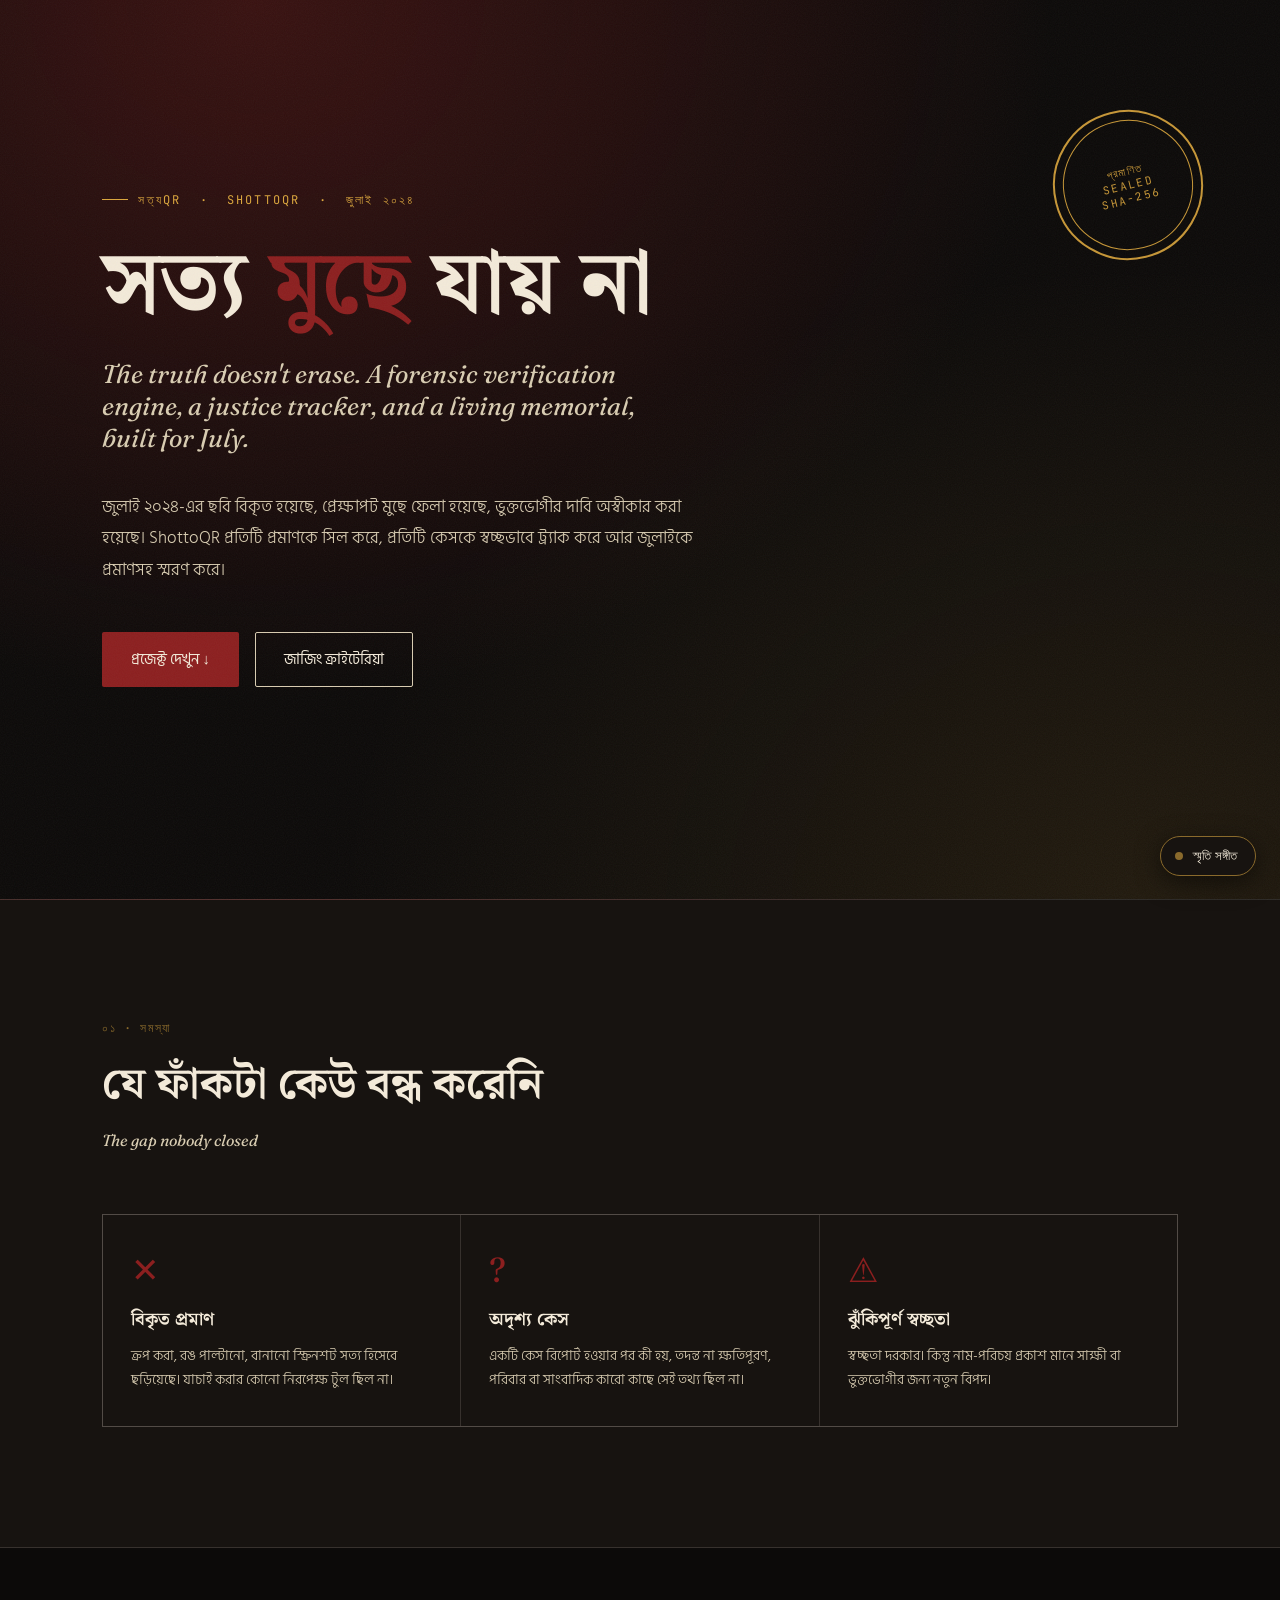
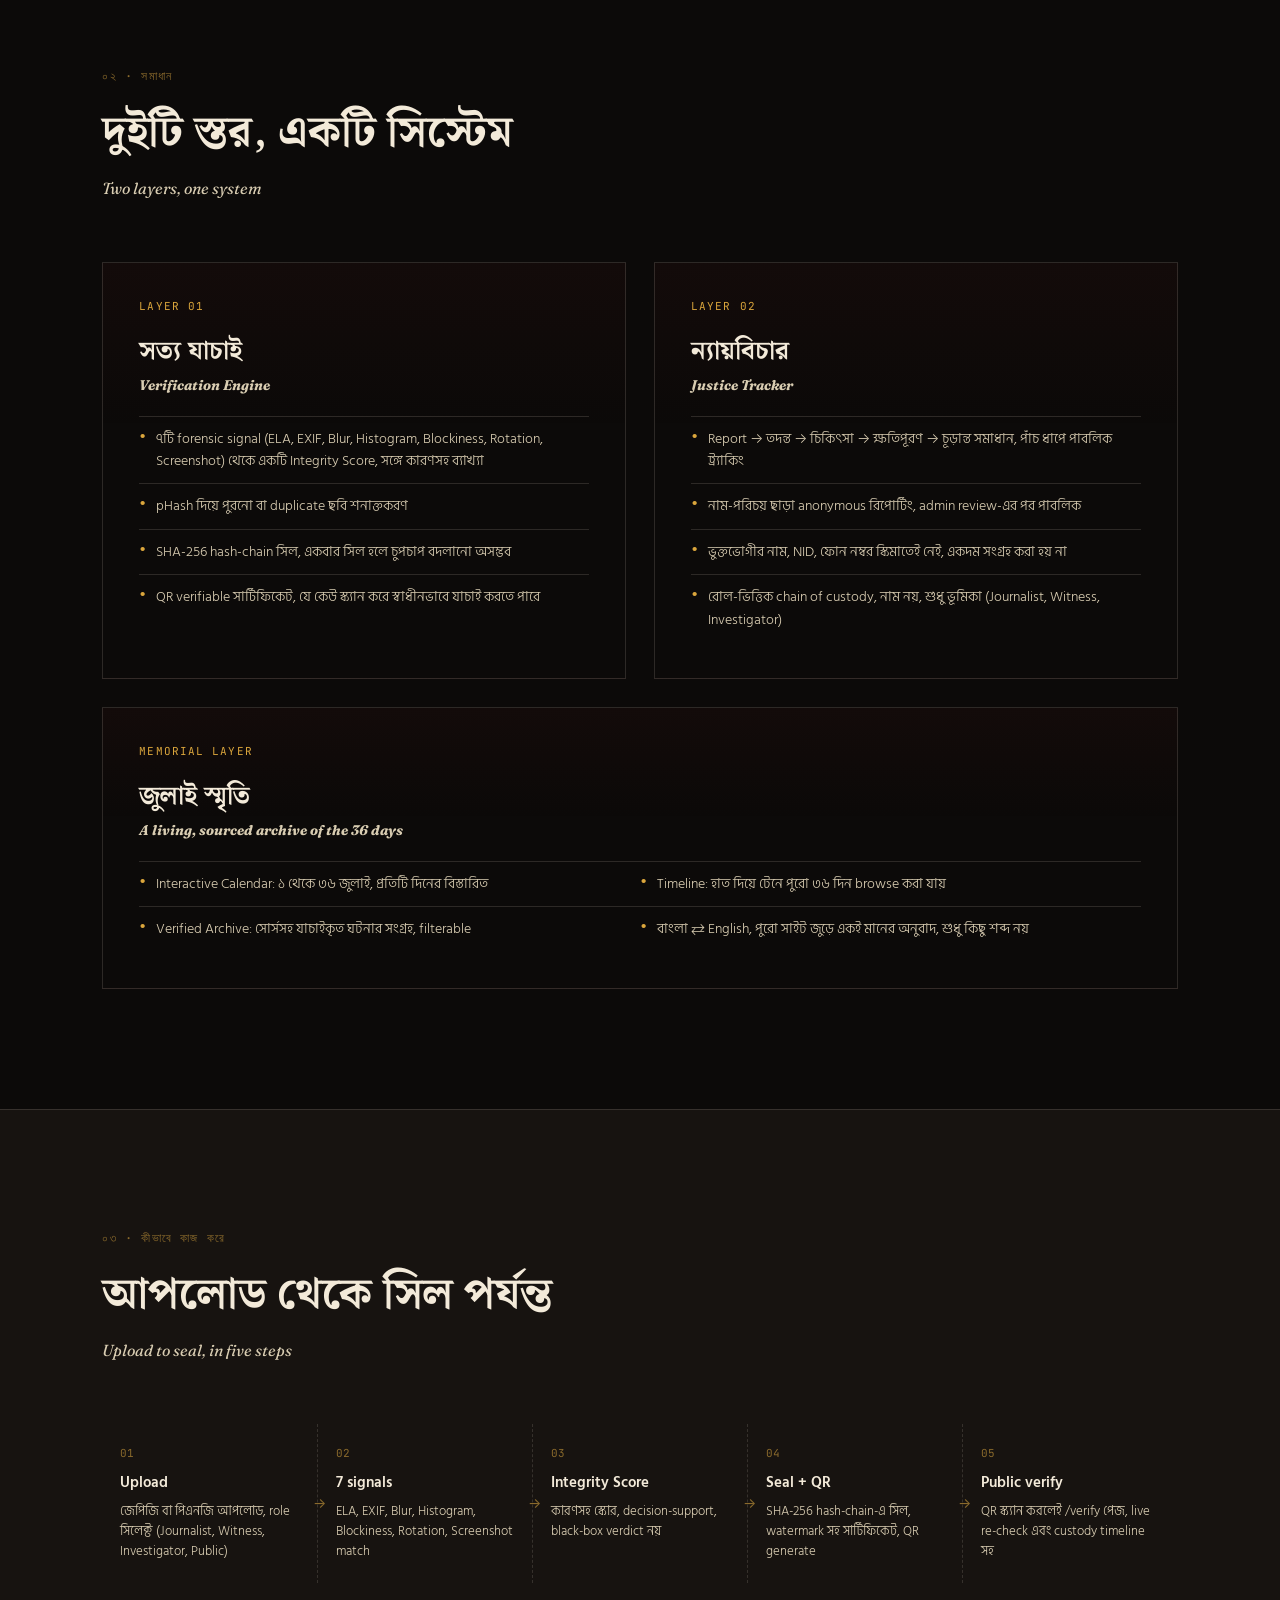
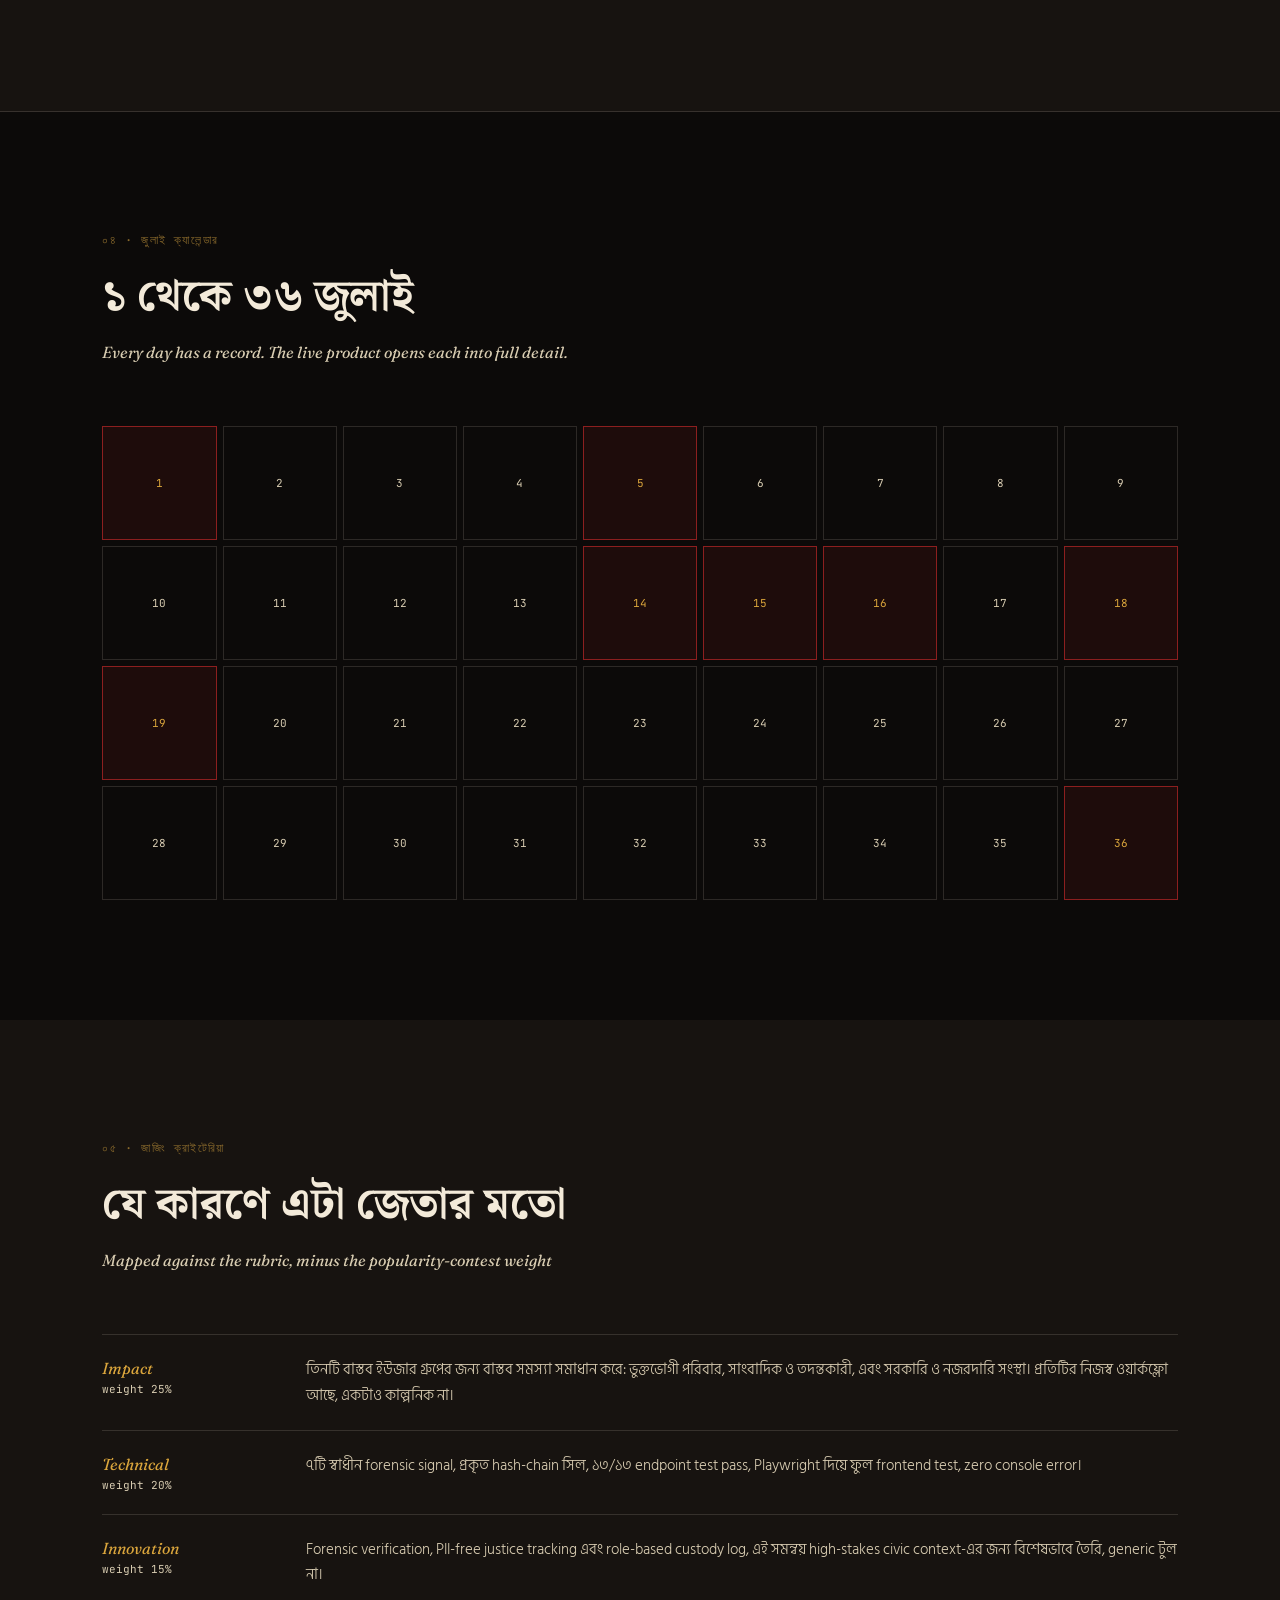
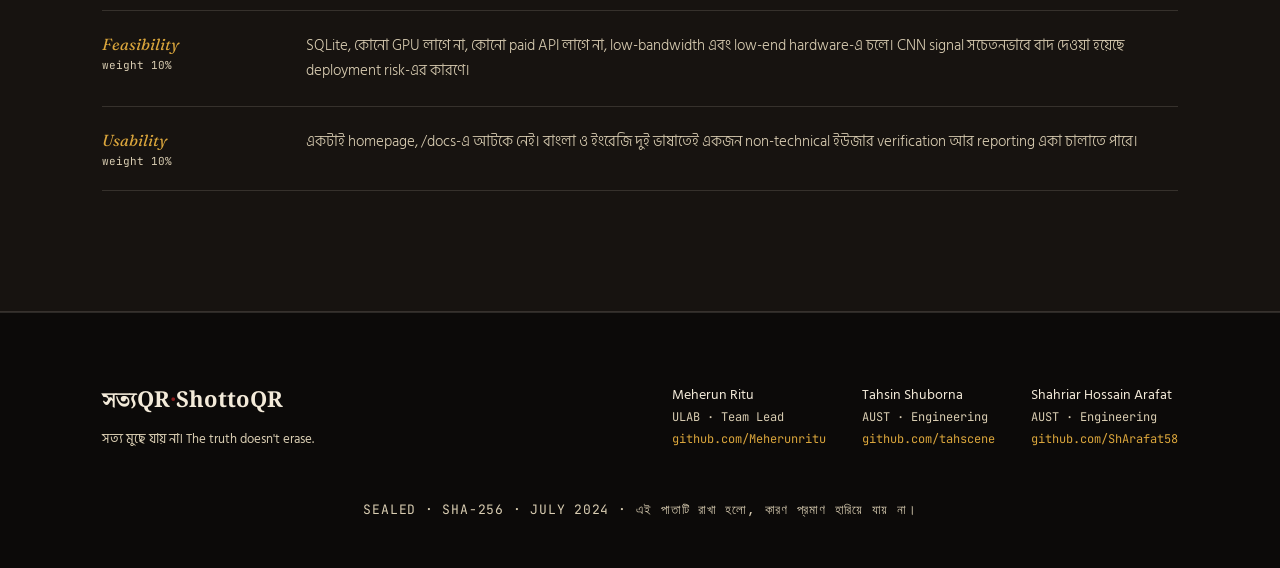
<file: july-memorial.html>
<!DOCTYPE html>
<html lang="bn">
<head>
<meta charset="UTF-8">
<meta name="viewport" content="width=device-width, initial-scale=1.0">
<title>ShottoQR · সত্য মুছে যায় না</title>
<link rel="preconnect" href="https://fonts.googleapis.com">
<link rel="preconnect" href="https://fonts.gstatic.com" crossorigin>
<link href="https://fonts.googleapis.com/css2?family=Fraunces:opsz,wght@9..144,400;9..144,600;9..144,700&family=Noto+Serif+Bengali:wght@500;700&family=Hind+Siliguri:wght@300;400;600&family=Inter:wght@400;500&family=JetBrains+Mono:wght@400;500&display=swap" rel="stylesheet">
<style>
  :root{
    --ink:#0c0a09;
    --char:#171310;
    --paper:#f3ead9;
    --paper-dim:#d9cdb2;
    --red:#8c1f1f;
    --red-deep:#5c1414;
    --gold:#dba63c;
    --gold-dim:#8a6a2c;
    --line: rgba(243,234,217,0.14);
  }
  *{box-sizing:border-box;margin:0;padding:0;}
  html{scroll-behavior:smooth;}
  body{
    background:var(--ink);
    color:var(--paper);
    font-family:'Hind Siliguri','Inter',sans-serif;
    overflow-x:hidden;
  }
  .bn{font-family:'Noto Serif Bengali','Hind Siliguri',serif;}
  .en{font-family:'Fraunces',serif;}
  .mono{font-family:'JetBrains Mono',monospace;letter-spacing:0.04em;}

  ::selection{background:var(--red);color:var(--paper);}

  .grain{
    position:fixed;inset:0;pointer-events:none;z-index:5;opacity:0.05;
    background-image:url("data:image/svg+xml,%3Csvg xmlns='http://www.w3.org/2000/svg' width='120' height='120'%3E%3Cfilter id='n'%3E%3CfeTurbulence type='fractalNoise' baseFrequency='0.9' numOctaves='2' stitchTiles='stitch'/%3E%3C/filter%3E%3Crect width='100%25' height='100%25' filter='url(%23n)'/%3E%3C/svg%3E");
  }

  #anthem-btn{
    position:fixed;bottom:24px;right:24px;z-index:50;
    display:flex;align-items:center;gap:10px;
    background:var(--char);border:1px solid var(--gold-dim);
    color:var(--paper);padding:11px 18px 11px 14px;border-radius:40px;
    font-size:13px;cursor:pointer;
    box-shadow:0 6px 24px rgba(0,0,0,0.5);
    transition:border-color .3s ease, transform .2s ease;
  }
  #anthem-btn:hover{border-color:var(--gold);transform:translateY(-2px);}
  #anthem-btn .dot{width:8px;height:8px;border-radius:50%;background:var(--gold-dim);transition:background .3s;}
  #anthem-btn.playing .dot{background:var(--red);animation:pulse 1.4s infinite;}
  @keyframes pulse{0%,100%{box-shadow:0 0 0 0 rgba(140,31,31,.6);}50%{box-shadow:0 0 0 6px rgba(140,31,31,0);}}
  #yt-holder{position:fixed;width:1px;height:1px;overflow:hidden;opacity:0;pointer-events:none;}

  section{position:relative;padding:120px 8vw;}

  #hero{
    min-height:100vh;display:flex;flex-direction:column;justify-content:center;
    background:
      radial-gradient(ellipse at 20% 0%, rgba(140,31,31,0.35), transparent 55%),
      radial-gradient(ellipse at 90% 100%, rgba(219,166,60,0.10), transparent 50%),
      var(--ink);
    border-bottom:1px solid var(--line);
    padding-top:100px;
  }
  .eyebrow{
    display:inline-flex;align-items:center;gap:10px;
    font-family:'JetBrains Mono',monospace;font-size:12px;letter-spacing:0.18em;
    color:var(--gold);text-transform:uppercase;margin-bottom:28px;
  }
  .eyebrow::before{content:"";width:26px;height:1px;background:var(--gold);}
  h1.headline{
    font-family:'Noto Serif Bengali',serif;font-weight:700;
    font-size:clamp(44px,7vw,96px);line-height:1.12;color:var(--paper);
    max-width:14ch;
  }
  h1.headline .accent{color:var(--red);}
  .headline-en{
    font-family:'Fraunces',serif;font-weight:400;font-style:italic;
    font-size:clamp(18px,2vw,26px);color:var(--paper-dim);margin-top:22px;max-width:560px;
  }
  .hero-sub{margin-top:38px;font-size:17px;line-height:1.85;max-width:600px;color:var(--paper-dim);font-weight:300;}
  .hero-cta{margin-top:46px;display:flex;gap:16px;flex-wrap:wrap;}
  .btn{
    font-family:'Hind Siliguri',sans-serif;font-size:15px;padding:14px 28px;
    border-radius:2px;text-decoration:none;display:inline-flex;align-items:center;gap:8px;
    transition:all .25s ease;cursor:pointer;border:1px solid transparent;
  }
  .btn-primary{background:var(--red);color:var(--paper);}
  .btn-primary:hover{background:var(--red-deep);}
  .btn-ghost{border-color:var(--paper-dim);color:var(--paper);}
  .btn-ghost:hover{border-color:var(--gold);color:var(--gold);}

  .stamp{
    position:absolute;top:110px;right:6vw;width:150px;height:150px;
    border:2px solid var(--gold);border-radius:50%;
    display:flex;align-items:center;justify-content:center;text-align:center;
    transform:rotate(-14deg) scale(0);color:var(--gold);
    font-family:'JetBrains Mono',monospace;font-size:11px;letter-spacing:0.14em;
    animation:stamp-in 0.6s cubic-bezier(.2,1.6,.4,1) 0.9s forwards;
    opacity:0.9;
  }
  .stamp::before{
    content:"";position:absolute;inset:8px;border:1px solid var(--gold);border-radius:50%;
  }
  @keyframes stamp-in{
    0%{transform:rotate(-14deg) scale(2.4);opacity:0;}
    60%{opacity:1;}
    100%{transform:rotate(-14deg) scale(1);opacity:0.9;}
  }
  @media (max-width:900px){.stamp{display:none;}}

  .sec-head{max-width:640px;margin-bottom:64px;}
  .sec-num{font-family:'JetBrains Mono',monospace;font-size:12px;color:var(--gold-dim);margin-bottom:14px;letter-spacing:0.1em;}
  .sec-title{font-family:'Noto Serif Bengali',serif;font-weight:700;font-size:clamp(28px,4vw,44px);color:var(--paper);}
  .sec-title-en{font-family:'Fraunces',serif;font-style:italic;color:var(--paper-dim);font-size:16px;margin-top:10px;}
  .sec-body{margin-top:22px;color:var(--paper-dim);line-height:1.85;font-weight:300;font-size:15.5px;}

  #why{background:var(--char);border-bottom:1px solid var(--line);}
  .why-grid{display:grid;grid-template-columns:repeat(3,1fr);gap:1px;background:var(--line);border:1px solid var(--line);}
  .why-card{background:var(--char);padding:34px 28px;}
  .why-card .k{font-family:'Fraunces',serif;font-size:34px;color:var(--red);margin-bottom:14px;}
  .why-card h4{font-family:'Noto Serif Bengali',serif;font-size:18px;margin-bottom:10px;color:var(--paper);}
  .why-card p{font-size:14px;color:var(--paper-dim);line-height:1.7;font-weight:300;}
  @media (max-width:820px){.why-grid{grid-template-columns:1fr;}}

  .feat-grid{display:grid;grid-template-columns:1fr 1fr;gap:28px;}
  .feat-card{
    border:1px solid var(--line);padding:36px;position:relative;
    background:linear-gradient(180deg, rgba(140,31,31,0.06), transparent 40%);
    transition:border-color .3s ease;
  }
  .feat-card:hover{border-color:var(--gold-dim);}
  .feat-card .tag{font-family:'JetBrains Mono',monospace;font-size:11px;color:var(--gold);letter-spacing:0.1em;margin-bottom:18px;display:block;}
  .feat-card h3{font-family:'Noto Serif Bengali',serif;font-size:26px;margin-bottom:8px;}
  .feat-card h3 .sub{display:block;font-family:'Fraunces',serif;font-style:italic;font-size:14px;color:var(--paper-dim);margin-top:4px;}
  .feat-list{margin-top:22px;list-style:none;}
  .feat-list li{
    font-size:14px;color:var(--paper-dim);padding:11px 0;border-top:1px solid var(--line);
    display:flex;gap:10px;font-weight:300;line-height:1.6;
  }
  .feat-list li::before{content:"•";color:var(--gold);flex-shrink:0;font-size:16px;line-height:1.2;}
  .feat-full{grid-column:1/-1;}
  @media (max-width:820px){.feat-grid{grid-template-columns:1fr;}}

  #flow{background:var(--char);border-top:1px solid var(--line);border-bottom:1px solid var(--line);}
  .flow-row{display:flex;align-items:stretch;gap:0;overflow-x:auto;padding-bottom:8px;}
  .flow-step{
    min-width:180px;flex:1;padding:22px 18px;border-right:1px dashed var(--line);position:relative;
  }
  .flow-step:last-child{border-right:none;}
  .flow-step .n{font-family:'JetBrains Mono',monospace;font-size:11px;color:var(--gold-dim);}
  .flow-step h5{font-family:'Hind Siliguri',sans-serif;font-weight:600;font-size:15px;margin:10px 0 6px;color:var(--paper);}
  .flow-step p{font-size:12.5px;color:var(--paper-dim);line-height:1.6;font-weight:300;}
  .flow-step .arrow{position:absolute;right:-9px;top:50%;transform:translateY(-50%);color:var(--gold-dim);font-size:14px;z-index:2;}
  .flow-step:last-child .arrow{display:none;}

  .cal-grid{display:grid;grid-template-columns:repeat(9,1fr);gap:6px;margin-top:10px;}
  .cal-cell{
    aspect-ratio:1;border:1px solid var(--line);display:flex;align-items:center;justify-content:center;
    font-family:'JetBrains Mono',monospace;font-size:11px;color:var(--paper-dim);
    cursor:default;transition:all .2s ease;position:relative;
  }
  .cal-cell.hot{border-color:var(--red);color:var(--gold);background:rgba(140,31,31,0.14);}
  .cal-cell:hover{border-color:var(--gold);color:var(--paper);}
  @media (max-width:640px){.cal-grid{grid-template-columns:repeat(6,1fr);}}

  #fit{background:var(--char);border-bottom:1px solid var(--line);}
  .fit-row{display:grid;grid-template-columns:180px 1fr;gap:24px;padding:22px 0;border-top:1px solid var(--line);align-items:baseline;}
  .fit-row:last-child{border-bottom:1px solid var(--line);}
  .fit-crit{font-family:'Fraunces',serif;font-style:italic;font-size:16px;color:var(--gold);}
  .fit-crit .w{display:block;font-family:'JetBrains Mono',monospace;font-style:normal;font-size:11px;color:var(--paper-dim);margin-top:4px;}
  .fit-desc{font-size:14.5px;color:var(--paper-dim);line-height:1.75;font-weight:300;}
  @media (max-width:700px){.fit-row{grid-template-columns:1fr;gap:8px;}}

  footer{padding:70px 8vw 50px;border-top:1px solid var(--line);}
  .foot-top{display:flex;justify-content:space-between;flex-wrap:wrap;gap:40px;margin-bottom:50px;}
  .foot-brand{font-family:'Noto Serif Bengali',serif;font-size:22px;font-weight:700;}
  .foot-brand span{color:var(--red);}
  .team-list{display:flex;gap:36px;flex-wrap:wrap;}
  .team-list div p:first-child{font-size:14px;color:var(--paper);}
  .team-list div p:nth-child(2){font-size:12px;color:var(--paper-dim);font-family:'JetBrains Mono',monospace;margin-top:3px;}
  .team-list div a{font-size:12px;color:var(--gold);font-family:'JetBrains Mono',monospace;text-decoration:none;margin-top:5px;display:inline-block;}
  .team-list div a:hover{color:var(--paper);}
  .foot-line{font-size:13px;color:var(--paper-dim);text-align:center;font-family:'JetBrains Mono',monospace;letter-spacing:0.06em;}

  .reveal{opacity:0;transform:translateY(24px);transition:opacity .7s ease, transform .7s ease;}
  .reveal.in{opacity:1;transform:translateY(0);}

  @media (prefers-reduced-motion: reduce){
    .reveal{transition:none;opacity:1;transform:none;}
    .stamp{animation:none;transform:rotate(-14deg) scale(1);opacity:0.9;}
    #anthem-btn.playing .dot{animation:none;}
  }
</style>
</head>
<body>

<div class="grain"></div>

<div id="yt-holder"><div id="yt-player"></div></div>
<button id="anthem-btn" aria-label="স্মৃতি সঙ্গীত চালান">
  <span class="dot"></span>
  <span id="anthem-label">স্মৃতি সঙ্গীত</span>
</button>

<section id="hero">
  <div class="stamp">প্রমাণিত<br>SEALED<br>SHA-256</div>
  <div class="eyebrow">সত্যQR &nbsp;·&nbsp; ShottoQR &nbsp;·&nbsp; জুলাই ২০২৪</div>
  <h1 class="headline">সত্য <span class="accent">মুছে</span> যায় না</h1>
  <p class="headline-en">The truth doesn't erase. A forensic verification engine, a justice tracker, and a living memorial, built for July.</p>
  <p class="hero-sub">জুলাই ২০২৪-এর ছবি বিকৃত হয়েছে, প্রেক্ষাপট মুছে ফেলা হয়েছে, ভুক্তভোগীর দাবি অস্বীকার করা হয়েছে। ShottoQR প্রতিটি প্রমাণকে সিল করে, প্রতিটি কেসকে স্বচ্ছভাবে ট্র্যাক করে আর জুলাইকে প্রমাণসহ স্মরণ করে।</p>
  <div class="hero-cta">
    <a class="btn btn-primary" href="#features">প্রজেক্ট দেখুন ↓</a>
    <a class="btn btn-ghost" href="#fit">জাজিং ক্রাইটেরিয়া</a>
  </div>
</section>

<section id="why">
  <div class="sec-head reveal">
    <div class="sec-num">০১ · সমস্যা</div>
    <h2 class="sec-title">যে ফাঁকটা কেউ বন্ধ করেনি</h2>
    <p class="sec-title-en">The gap nobody closed</p>
  </div>
  <div class="why-grid reveal">
    <div class="why-card">
      <div class="k">✕</div>
      <h4>বিকৃত প্রমাণ</h4>
      <p>ক্রপ করা, রঙ পাল্টানো, বানানো স্ক্রিনশট সত্য হিসেবে ছড়িয়েছে। যাচাই করার কোনো নিরপেক্ষ টুল ছিল না।</p>
    </div>
    <div class="why-card">
      <div class="k">?</div>
      <h4>অদৃশ্য কেস</h4>
      <p>একটি কেস রিপোর্ট হওয়ার পর কী হয়, তদন্ত না ক্ষতিপূরণ, পরিবার বা সাংবাদিক কারো কাছে সেই তথ্য ছিল না।</p>
    </div>
    <div class="why-card">
      <div class="k">⚠</div>
      <h4>ঝুঁকিপূর্ণ স্বচ্ছতা</h4>
      <p>স্বচ্ছতা দরকার। কিন্তু নাম-পরিচয় প্রকাশ মানে সাক্ষী বা ভুক্তভোগীর জন্য নতুন বিপদ।</p>
    </div>
  </div>
</section>

<section id="features">
  <div class="sec-head reveal">
    <div class="sec-num">০২ · সমাধান</div>
    <h2 class="sec-title">দুইটি স্তর, একটি সিস্টেম</h2>
    <p class="sec-title-en">Two layers, one system</p>
  </div>
  <div class="feat-grid reveal">
    <div class="feat-card">
      <span class="tag">LAYER 01</span>
      <h3>সত্য যাচাই<span class="sub">Verification Engine</span></h3>
      <ul class="feat-list">
        <li>৭টি forensic signal (ELA, EXIF, Blur, Histogram, Blockiness, Rotation, Screenshot) থেকে একটি Integrity Score, সঙ্গে কারণসহ ব্যাখ্যা</li>
        <li>pHash দিয়ে পুরনো বা duplicate ছবি শনাক্তকরণ</li>
        <li>SHA-256 hash-chain সিল, একবার সিল হলে চুপচাপ বদলানো অসম্ভব</li>
        <li>QR verifiable সার্টিফিকেট, যে কেউ স্ক্যান করে স্বাধীনভাবে যাচাই করতে পারে</li>
      </ul>
    </div>
    <div class="feat-card">
      <span class="tag">LAYER 02</span>
      <h3>ন্যায়বিচার<span class="sub">Justice Tracker</span></h3>
      <ul class="feat-list">
        <li>Report → তদন্ত → চিকিৎসা → ক্ষতিপূরণ → চূড়ান্ত সমাধান, পাঁচ ধাপে পাবলিক ট্র্যাকিং</li>
        <li>নাম-পরিচয় ছাড়া anonymous রিপোর্টিং, admin review-এর পর পাবলিক</li>
        <li>ভুক্তভোগীর নাম, NID, ফোন নম্বর স্কিমাতেই নেই, একদম সংগ্রহ করা হয় না</li>
        <li>রোল-ভিত্তিক chain of custody, নাম নয়, শুধু ভূমিকা (Journalist, Witness, Investigator)</li>
      </ul>
    </div>
    <div class="feat-card feat-full">
      <span class="tag">MEMORIAL LAYER</span>
      <h3>জুলাই স্মৃতি<span class="sub">A living, sourced archive of the 36 days</span></h3>
      <ul class="feat-list" style="grid-template-columns:1fr 1fr;display:grid;">
        <li>Interactive Calendar: ১ থেকে ৩৬ জুলাই, প্রতিটি দিনের বিস্তারিত</li>
        <li>Timeline: হাত দিয়ে টেনে পুরো ৩৬ দিন browse করা যায়</li>
        <li>Verified Archive: সোর্সসহ যাচাইকৃত ঘটনার সংগ্রহ, filterable</li>
        <li>বাংলা ⇄ English, পুরো সাইট জুড়ে একই মানের অনুবাদ, শুধু কিছু শব্দ নয়</li>
      </ul>
    </div>
  </div>
</section>

<section id="flow">
  <div class="sec-head reveal">
    <div class="sec-num">০৩ · কীভাবে কাজ করে</div>
    <h2 class="sec-title">আপলোড থেকে সিল পর্যন্ত</h2>
    <p class="sec-title-en">Upload to seal, in five steps</p>
  </div>
  <div class="flow-row reveal">
    <div class="flow-step"><div class="n">01</div><h5>Upload</h5><p>জেপিজি বা পিএনজি আপলোড, role সিলেক্ট (Journalist, Witness, Investigator, Public)</p><span class="arrow">→</span></div>
    <div class="flow-step"><div class="n">02</div><h5>7 signals</h5><p>ELA, EXIF, Blur, Histogram, Blockiness, Rotation, Screenshot match</p><span class="arrow">→</span></div>
    <div class="flow-step"><div class="n">03</div><h5>Integrity Score</h5><p>কারণসহ স্কোর, decision-support, black-box verdict নয়</p><span class="arrow">→</span></div>
    <div class="flow-step"><div class="n">04</div><h5>Seal + QR</h5><p>SHA-256 hash-chain-এ সিল, watermark সহ সার্টিফিকেট, QR generate</p><span class="arrow">→</span></div>
    <div class="flow-step"><div class="n">05</div><h5>Public verify</h5><p>QR স্ক্যান করলেই /verify পেজ, live re-check এবং custody timeline সহ</p></div>
  </div>
</section>

<section id="calendar">
  <div class="sec-head reveal">
    <div class="sec-num">০৪ · জুলাই ক্যালেন্ডার</div>
    <h2 class="sec-title">১ থেকে ৩৬ জুলাই</h2>
    <p class="sec-title-en">Every day has a record. The live product opens each into full detail.</p>
  </div>
  <div class="cal-grid reveal" id="calGrid"></div>
</section>

<section id="fit">
  <div class="sec-head reveal">
    <div class="sec-num">০৫ · জাজিং ক্রাইটেরিয়া</div>
    <h2 class="sec-title">যে কারণে এটা জেতার মতো</h2>
    <p class="sec-title-en">Mapped against the rubric, minus the popularity-contest weight</p>
  </div>
  <div class="reveal">
    <div class="fit-row">
      <div class="fit-crit">Impact<span class="w">weight 25%</span></div>
      <div class="fit-desc">তিনটি বাস্তব ইউজার গ্রুপের জন্য বাস্তব সমস্যা সমাধান করে: ভুক্তভোগী পরিবার, সাংবাদিক ও তদন্তকারী, এবং সরকারি ও নজরদারি সংস্থা। প্রতিটির নিজস্ব ওয়ার্কফ্লো আছে, একটাও কাল্পনিক না।</div>
    </div>
    <div class="fit-row">
      <div class="fit-crit">Technical<span class="w">weight 20%</span></div>
      <div class="fit-desc">৭টি স্বাধীন forensic signal, প্রকৃত hash-chain সিল, ১৩/১৩ endpoint test pass, Playwright দিয়ে ফুল frontend test, zero console error।</div>
    </div>
    <div class="fit-row">
      <div class="fit-crit">Innovation<span class="w">weight 15%</span></div>
      <div class="fit-desc">Forensic verification, PII-free justice tracking এবং role-based custody log, এই সমন্বয় high-stakes civic context-এর জন্য বিশেষভাবে তৈরি, generic টুল না।</div>
    </div>
    <div class="fit-row">
      <div class="fit-crit">Feasibility<span class="w">weight 10%</span></div>
      <div class="fit-desc">SQLite, কোনো GPU লাগে না, কোনো paid API লাগে না, low-bandwidth এবং low-end hardware-এ চলে। CNN signal সচেতনভাবে বাদ দেওয়া হয়েছে deployment risk-এর কারণে।</div>
    </div>
    <div class="fit-row">
      <div class="fit-crit">Usability<span class="w">weight 10%</span></div>
      <div class="fit-desc">একটাই homepage, /docs-এ আটকে নেই। বাংলা ও ইংরেজি দুই ভাষাতেই একজন non-technical ইউজার verification আর reporting একা চালাতে পারে।</div>
    </div>
  </div>
</section>

<footer>
  <div class="foot-top reveal">
    <div>
      <div class="foot-brand">সত্যQR<span>·</span>ShottoQR</div>
      <p style="color:var(--paper-dim);font-size:13px;margin-top:10px;max-width:280px;">সত্য মুছে যায় না। The truth doesn't erase.</p>
    </div>
    <div class="team-list">
      <div><p>Meherun Ritu</p><p>ULAB · Team Lead</p><a href="https://github.com/Meherunritu" target="_blank" rel="noopener">github.com/Meherunritu</a></div>
      <div><p>Tahsin Shuborna</p><p>AUST · Engineering</p><a href="https://github.com/tahscene" target="_blank" rel="noopener">github.com/tahscene</a></div>
      <div><p>Shahriar Hossain Arafat</p><p>AUST · Engineering</p><a href="https://github.com/ShArafat58" target="_blank" rel="noopener">github.com/ShArafat58</a></div>
    </div>
  </div>
  <p class="foot-line">SEALED · SHA-256 · JULY 2024 · এই পাতাটি রাখা হলো, কারণ প্রমাণ হারিয়ে যায় না।</p>
</footer>

<script>
  const revealEls = document.querySelectorAll('.reveal');
  const io = new IntersectionObserver((entries)=>{
    entries.forEach(e=>{ if(e.isIntersecting){ e.target.classList.add('in'); io.unobserve(e.target); } });
  }, {threshold:0.15});
  revealEls.forEach(el=>io.observe(el));

  const calGrid = document.getElementById('calGrid');
  const hotDays = new Set([1,5,14,15,16,18,19,36]);
  for(let d=1; d<=36; d++){
    const cell = document.createElement('div');
    cell.className = 'cal-cell' + (hotDays.has(d) ? ' hot' : '');
    cell.textContent = d;
    calGrid.appendChild(cell);
  }

  var ytReady = false, ytPlayer = null, isPlaying = false;
  var tag = document.createElement('script');
  tag.src = "https://www.youtube.com/iframe_api";
  document.body.appendChild(tag);

  window.onYouTubeIframeAPIReady = function(){
    ytPlayer = new YT.Player('yt-player', {
      height: '1', width: '1', videoId: 'VmMbId9zSSM',
      playerVars: { autoplay: 0, controls: 0, loop: 1, playlist: 'VmMbId9zSSM' },
      events: { 'onReady': function(){ ytReady = true; } }
    });
  };

  const btn = document.getElementById('anthem-btn');
  const label = document.getElementById('anthem-label');
  btn.addEventListener('click', function(){
    if(!ytReady){ label.textContent = 'লোড হচ্ছে'; return; }
    if(isPlaying){
      ytPlayer.pauseVideo();
      btn.classList.remove('playing');
      label.textContent = 'স্মৃতি সঙ্গীত';
    } else {
      ytPlayer.playVideo();
      btn.classList.add('playing');
      label.textContent = 'বাজছে';
    }
    isPlaying = !isPlaying;
  });
</script>

</body>
</html>
</file>
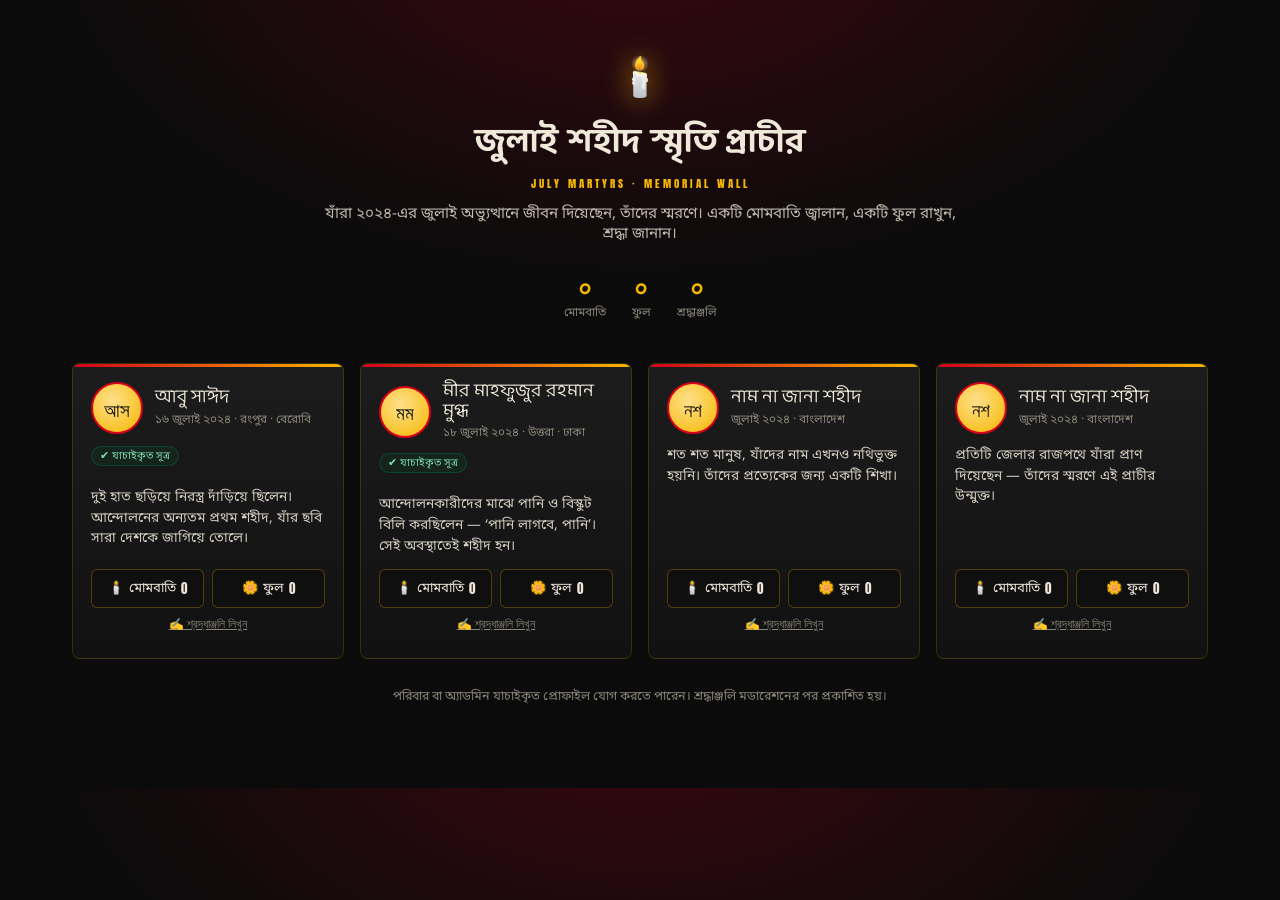
<file: sottoqr/static/memorial.html>
<!DOCTYPE html>
<html lang="bn">
<head>
<meta charset="UTF-8" />
<meta name="viewport" content="width=device-width, initial-scale=1.0" />
<title>জুলাই শহীদ স্মৃতি প্রাচীর — সত্যQR</title>
<!--
  National Digital Memorial Wall (ADD-ONLY, standalone /memorial page).
  Honours the martyrs of the July 2024 uprising: light a candle, leave a flower,
  and post a moderated tribute. Candle/flower/tribute counts persist per device
  via localStorage for the demo; for production, POST them to a moderated backend
  (see INTEGRATION.md — /api/tribute). Nothing in your existing site changes.
  Only well-documented names are seeded; families/admins add verified profiles.
  Out of respect and privacy, no photographs are used — a candle/initials motif is.
-->
<link href="https://fonts.googleapis.com/css2?family=Anton&family=Baloo+Da+2:wght@700;800&family=Noto+Sans+Bengali:wght@400;600;700&display=swap" rel="stylesheet">
<style>
  :root{--red:#D6001C;--red-dark:#8C0016;--yellow:#F5B700;--black:#0B0B0B;--panel:#141414;--panel-light:#1c1c1c;--ink:#EFE9DA;--green:#00693E;--muted:#8a857a;
        --font-display:'Anton',sans-serif;--font-bn:'Baloo Da 2','Noto Sans Bengali',sans-serif;--font-body:'Noto Sans Bengali',sans-serif;--radius:8px;}
  *{box-sizing:border-box;}
  body{margin:0;font-family:var(--font-body);color:var(--ink);
       background:radial-gradient(1000px 600px at 50% -10%,rgba(140,0,22,.35),transparent 60%),var(--black);}
  .wrap{max-width:1180px;margin:0 auto;padding:30px 22px 70px;}
  /* hero */
  .hero{text-align:center;padding:24px 0 10px;}
  .flame{font-size:2.4rem;filter:drop-shadow(0 0 14px rgba(245,183,0,.7));animation:flick 2.4s infinite;}
  @keyframes flick{0%,100%{transform:rotate(-2deg) scale(1);}50%{transform:rotate(2deg) scale(1.06);}}
  .hero h1{font-family:var(--font-bn);font-size:2.1rem;margin:8px 0 4px;}
  .hero .en{font-family:var(--font-display);letter-spacing:3px;color:var(--yellow);font-size:.7rem;}
  .hero p{max-width:640px;margin:12px auto 0;opacity:.78;font-size:.95rem;}
  .totals{display:flex;justify-content:center;gap:26px;margin:20px 0 6px;flex-wrap:wrap;}
  .total b{font-family:var(--font-display);font-size:1.7rem;color:var(--yellow);}
  .total span{font-size:.74rem;color:var(--muted);display:block;}
  /* grid */
  .wall{display:grid;grid-template-columns:repeat(auto-fill,minmax(260px,1fr));gap:16px;margin-top:26px;}
  .m-card{background:linear-gradient(180deg,var(--panel-light),#111);border:1px solid rgba(245,183,0,.16);
          border-radius:var(--radius);padding:18px;display:flex;flex-direction:column;position:relative;overflow:hidden;}
  .m-card::before{content:"";position:absolute;top:0;left:0;right:0;height:3px;background:linear-gradient(90deg,var(--red),var(--yellow));}
  .m-top{display:flex;align-items:center;gap:12px;}
  .m-ava{width:52px;height:52px;border-radius:50%;flex-shrink:0;display:grid;place-items:center;font-family:var(--font-display);
         font-size:1.2rem;color:var(--black);background:radial-gradient(circle at 40% 35%,#ffe08a,var(--yellow));border:2px solid var(--red);}
  .m-name{font-family:var(--font-bn);font-size:1.15rem;line-height:1.1;}
  .m-meta{font-size:.74rem;color:var(--muted);margin-top:3px;}
  .m-story{font-size:.86rem;opacity:.86;margin:12px 0;line-height:1.5;flex:1;}
  .m-verified{font-size:.66rem;color:#7fd9ae;border:1px solid rgba(0,105,62,.5);background:rgba(0,105,62,.14);
              padding:2px 8px;border-radius:999px;align-self:flex-start;margin-bottom:10px;}
  .m-actions{display:flex;gap:8px;}
  .m-btn{flex:1;background:#0f0f0f;border:1px solid rgba(245,183,0,.28);color:var(--ink);border-radius:6px;
         padding:9px 6px;font-family:inherit;font-size:.82rem;cursor:pointer;transition:.15s;display:flex;align-items:center;justify-content:center;gap:5px;}
  .m-btn:hover{border-color:var(--yellow);background:#161616;}
  .m-btn.lit{background:rgba(245,183,0,.16);border-color:var(--yellow);}
  .m-btn b{font-family:var(--font-display);font-weight:400;}
  .tribute-open{margin-top:8px;background:transparent;border:none;color:var(--muted);font-size:.74rem;cursor:pointer;text-decoration:underline;}
  .tributes{margin-top:8px;font-size:.78rem;}
  .trib{background:#0d0d0d;border-left:2px solid var(--red);padding:6px 9px;border-radius:4px;margin-top:6px;color:#d8d2c4;}
  .trib small{color:var(--muted);display:block;font-size:.64rem;margin-top:2px;}
  .trib-form{display:none;margin-top:8px;}
  .trib-form.show{display:block;}
  .trib-form textarea{width:100%;background:#0d0d0d;border:1px solid rgba(245,183,0,.25);color:var(--ink);border-radius:5px;padding:8px;font-family:inherit;font-size:.8rem;resize:vertical;min-height:52px;}
  .trib-form .row{display:flex;gap:6px;margin-top:6px;}
  .trib-form input{flex:1;background:#0d0d0d;border:1px solid rgba(245,183,0,.25);color:var(--ink);border-radius:5px;padding:7px;font-family:inherit;font-size:.78rem;}
  .trib-form button{background:var(--red);color:#fff;border:none;border-radius:5px;padding:7px 12px;font-family:inherit;font-weight:700;cursor:pointer;font-size:.78rem;}
  .pending{font-size:.66rem;color:var(--yellow);margin-top:5px;}
  .add-note{text-align:center;margin-top:30px;font-size:.78rem;color:var(--muted);}
</style>
</head>
<body>
<div class="wrap">
  <div class="hero">
    <div class="flame">🕯️</div>
    <h1>জুলাই শহীদ স্মৃতি প্রাচীর</h1>
    <div class="en">JULY MARTYRS · MEMORIAL WALL</div>
    <p>যাঁরা ২০২৪-এর জুলাই অভ্যুত্থানে জীবন দিয়েছেন, তাঁদের স্মরণে। একটি মোমবাতি জ্বালান, একটি ফুল রাখুন, শ্রদ্ধা জানান।</p>
    <div class="totals">
      <div class="total"><b id="tCandles">0</b><span>মোমবাতি</span></div>
      <div class="total"><b id="tFlowers">0</b><span>ফুল</span></div>
      <div class="total"><b id="tTributes">0</b><span>শ্রদ্ধাঞ্জলি</span></div>
    </div>
  </div>

  <div class="wall" id="wall"></div>

  <p class="add-note">পরিবার বা অ্যাডমিন যাচাইকৃত প্রোফাইল যোগ করতে পারেন। শ্রদ্ধাঞ্জলি মডারেশনের পর প্রকাশিত হয়।</p>
</div>

<script>
// Seeded with only well-documented names, stated factually and respectfully.
// Admins/families add more (ideally from the verified archive). No photos used.
const MARTYRS = [
  { id:"abu-sayed", name:"আবু সাঈদ", meta:"১৬ জুলাই ২০২৪ · রংপুর · বেরোবি",
    story:"দুই হাত ছড়িয়ে নিরস্ত্র দাঁড়িয়ে ছিলেন। আন্দোলনের অন্যতম প্রথম শহীদ, যাঁর ছবি সারা দেশকে জাগিয়ে তোলে।", verified:true },
  { id:"mugdho", name:"মীর মাহফুজুর রহমান মুগ্ধ", meta:"১৮ জুলাই ২০২৪ · উত্তরা · ঢাকা",
    story:"আন্দোলনকারীদের মাঝে পানি ও বিস্কুট বিলি করছিলেন — ‘পানি লাগবে, পানি’। সেই অবস্থাতেই শহীদ হন।", verified:true },
  { id:"unnamed-1", name:"নাম না জানা শহীদ", meta:"জুলাই ২০২৪ · বাংলাদেশ",
    story:"শত শত মানুষ, যাঁদের নাম এখনও নথিভুক্ত হয়নি। তাঁদের প্রত্যেকের জন্য একটি শিখা।", verified:false },
  { id:"unnamed-2", name:"নাম না জানা শহীদ", meta:"জুলাই ২০২৪ · বাংলাদেশ",
    story:"প্রতিটি জেলার রাজপথে যাঁরা প্রাণ দিয়েছেন — তাঁদের স্মরণে এই প্রাচীর উন্মুক্ত।", verified:false },
];

// ---- storage (per-device demo; production: moderated backend) ----
const KEY = "sottoqr_memorial_v1";
function load(){ try{ return JSON.parse(localStorage.getItem(KEY)||"{}"); }catch(e){ return {}; } }
function save(s){ try{ localStorage.setItem(KEY, JSON.stringify(s)); }catch(e){} }
let STATE = load();
function rec(id){ return STATE[id] || (STATE[id]={candles:0,flowers:0,tributes:[],lit:false,flowered:false}); }

// very light client-side moderation for the demo
const BLOCK = ["fuck","shit","bitch","হারামি","কুত্তা"];
function clean(t){ let ok=true; const low=t.toLowerCase(); BLOCK.forEach(w=>{ if(low.includes(w)) ok=false; }); return ok; }
function esc(s){ return String(s).replace(/[&<>]/g,c=>({"&":"&amp;","<":"&lt;",">":"&gt;"}[c])); }

function initials(name){ const p=name.trim().split(/\s+/); return (p[0][0]||"")+(p.length>1?p[p.length-1][0]:""); }

function totals(){
  let c=0,f=0,t=0; Object.values(STATE).forEach(r=>{ c+=r.candles||0; f+=r.flowers||0; t+=(r.tributes||[]).length; });
  document.getElementById("tCandles").textContent=c.toLocaleString("bn-BD");
  document.getElementById("tFlowers").textContent=f.toLocaleString("bn-BD");
  document.getElementById("tTributes").textContent=t.toLocaleString("bn-BD");
}

function cardHTML(m){
  const r=rec(m.id);
  const tribs=(r.tributes||[]).slice(-3).map(x=>`<div class="trib">${esc(x.msg)}<small>— ${esc(x.name||"অজ্ঞাত")}</small></div>`).join("");
  return `<div class="m-card" data-id="${m.id}">
    <div class="m-top"><div class="m-ava">${esc(initials(m.name))}</div>
      <div><div class="m-name">${esc(m.name)}</div><div class="m-meta">${esc(m.meta)}</div></div></div>
    ${m.verified?'<div class="m-verified" style="margin-top:12px;">✔ যাচাইকৃত সূত্র</div>':""}
    <div class="m-story">${esc(m.story)}</div>
    <div class="m-actions">
      <button class="m-btn cbtn ${r.lit?"lit":""}">🕯️ <span>মোমবাতি</span> <b class="cc">${r.candles||0}</b></button>
      <button class="m-btn fbtn ${r.flowered?"lit":""}">🌼 <span>ফুল</span> <b class="fc">${r.flowers||0}</b></button>
    </div>
    <button class="tribute-open">✍️ শ্রদ্ধাঞ্জলি লিখুন</button>
    <div class="trib-form">
      <textarea placeholder="আপনার শ্রদ্ধার বার্তা…" maxlength="240"></textarea>
      <div class="row"><input type="text" placeholder="আপনার নাম (ঐচ্ছিক)" maxlength="40"><button class="tsend">পাঠান</button></div>
      <div class="pending" style="display:none;">✓ ধন্যবাদ — মডারেশনের পর প্রকাশিত হবে।</div>
    </div>
    <div class="tributes">${tribs}</div>
  </div>`;
}

function render(){
  document.getElementById("wall").innerHTML = MARTYRS.map(cardHTML).join("");
  totals();
}

document.addEventListener("click", e=>{
  const card=e.target.closest(".m-card"); if(!card) return;
  const id=card.dataset.id, r=rec(id);
  if(e.target.closest(".cbtn")){ if(!r.lit){ r.candles=(r.candles||0)+1; r.lit=true;
      card.querySelector(".cc").textContent=r.candles; card.querySelector(".cbtn").classList.add("lit"); save(STATE); totals(); } }
  else if(e.target.closest(".fbtn")){ if(!r.flowered){ r.flowers=(r.flowers||0)+1; r.flowered=true;
      card.querySelector(".fc").textContent=r.flowers; card.querySelector(".fbtn").classList.add("lit"); save(STATE); totals(); } }
  else if(e.target.closest(".tribute-open")){ card.querySelector(".trib-form").classList.toggle("show"); }
  else if(e.target.closest(".tsend")){
    const form=card.querySelector(".trib-form");
    const msg=form.querySelector("textarea").value.trim();
    const name=form.querySelector("input").value.trim();
    if(!msg) return;
    if(!clean(msg)){ alert("বার্তায় অনুপযুক্ত শব্দ শনাক্ত হয়েছে।"); return; }
    r.tributes=r.tributes||[]; r.tributes.push({msg,name,at:Date.now()}); save(STATE);
    form.querySelector("textarea").value=""; form.querySelector("input").value="";
    form.querySelector(".pending").style.display="block";
    // reflect immediately (demo). In production this waits for moderation.
    const box=card.querySelector(".tributes");
    box.innerHTML += `<div class="trib">${esc(msg)}<small>— ${esc(name||"অজ্ঞাত")}</small></div>`;
    totals();
  }
});

render();
</script>
</body>
</html>
</file>
